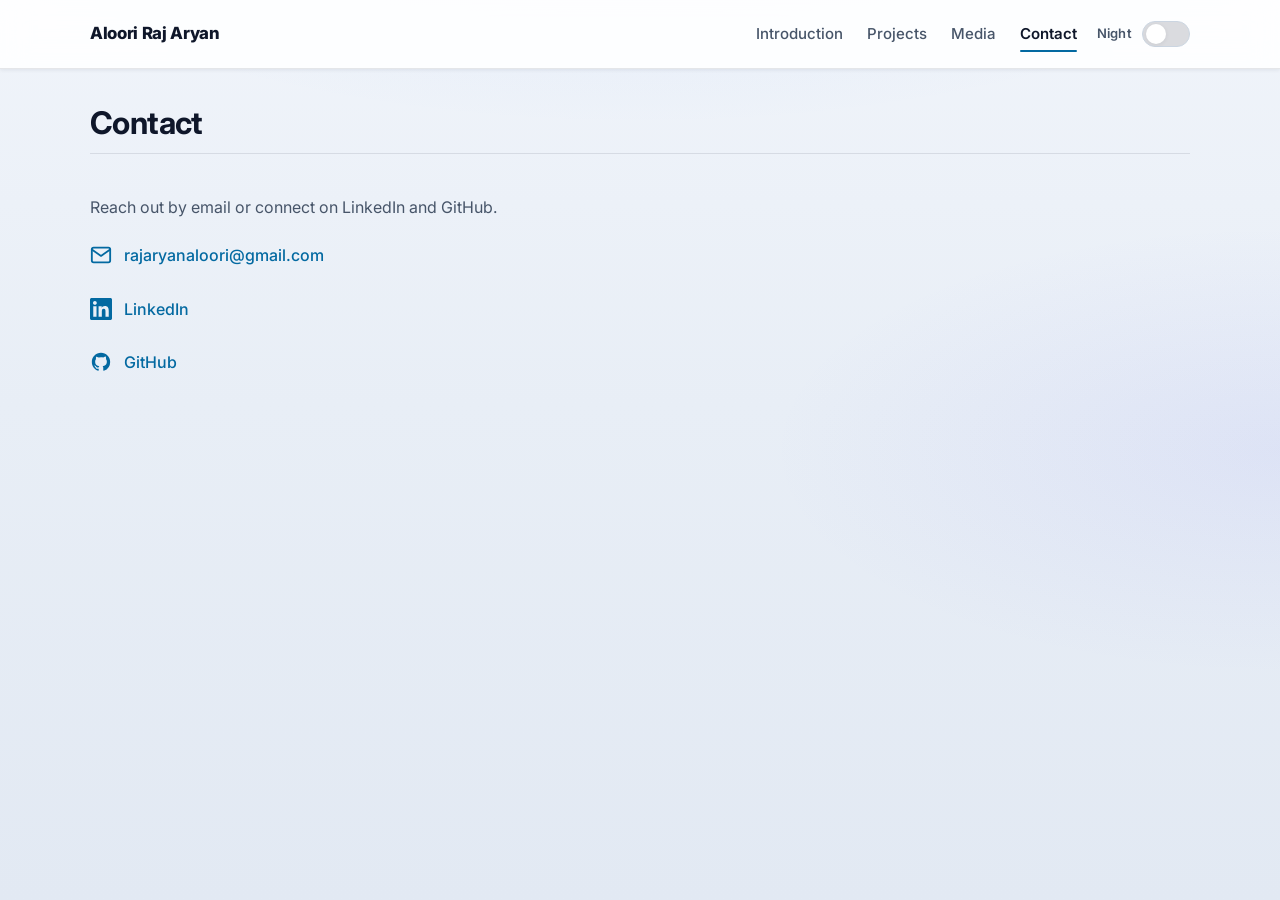
<file: contact.html>
<!doctype html>
<html lang="en">
  <head>
    <meta charset="UTF-8" />
    <meta name="viewport" content="width=device-width, initial-scale=1.0" />
    <title>Contact | Aloori Raj Aryan</title>
    <meta name="description" content="Contact — Aloori Raj Aryan portfolio." />
    <link rel="preconnect" href="https://fonts.googleapis.com" />
    <link rel="preconnect" href="https://fonts.gstatic.com" crossorigin />
    <link
      href="https://fonts.googleapis.com/css2?family=Inter:wght@400;500;700;800&display=swap"
      rel="stylesheet"
    />
    <link rel="stylesheet" href="./styles.css" />
    <script>
      (function () {
        try {
          var k = "portfolio-theme";
          var s = localStorage.getItem(k);
          if (s === "light" || s === "dark") {
            document.documentElement.setAttribute("data-theme", s);
          } else {
            document.documentElement.setAttribute("data-theme", "light");
          }
        } catch (e) {
          document.documentElement.setAttribute("data-theme", "light");
        }
      })();
    </script>
  </head>
  <body>
    <header class="site-header">
      <div class="container nav-wrap">
        <a class="brand" href="./index.html">Aloori Raj Aryan</a>
        <nav class="nav">
          <a href="./index.html">Introduction</a>
          <a href="./projects.html">Projects</a>
          <a href="./media.html">Media</a>
          <a href="./contact.html" aria-current="page">Contact</a>
        </nav>
        <div class="header-end">
          <label class="theme-switch">
            <span class="theme-switch__label">Night</span>
            <span class="theme-switch__wrap">
              <input
                type="checkbox"
                class="theme-switch__input"
                id="theme-switch-input"
                role="switch"
                aria-checked="false"
                aria-label="Night mode"
              />
              <span class="theme-switch__track" aria-hidden="true">
                <span class="theme-switch__thumb"></span>
              </span>
            </span>
          </label>
          <button class="menu-btn" aria-label="Toggle menu">Menu</button>
        </div>
      </div>
    </header>

    <main>
      <section id="contact" class="section">
        <div class="container">
          <h2>Contact</h2>
          <p class="section-text">
            Reach out by email or connect on LinkedIn and GitHub.
          </p>
          <div class="contact-links">
            <a href="mailto:rajaryanaloori@gmail.com" class="contact-link">
              <span class="contact-link__icon" aria-hidden="true">
                <svg xmlns="http://www.w3.org/2000/svg" viewBox="0 0 24 24" fill="none" stroke="currentColor" stroke-width="2" stroke-linecap="round" stroke-linejoin="round">
                  <path d="M4 4h16c1.1 0 2 .9 2 2v12c0 1.1-.9 2-2 2H4c-1.1 0-2-.9-2-2V6c0-1.1.9-2 2-2z" />
                  <polyline points="22,6 12,13 2,6" />
                </svg>
              </span>
              <span class="contact-link__text">rajaryanaloori@gmail.com</span>
            </a>
            <a
              href="https://www.linkedin.com/in/aloori-raj-aryan-b364081b4/"
              target="_blank"
              rel="noopener noreferrer"
              class="contact-link"
            >
              <span class="contact-link__icon" aria-hidden="true">
                <svg xmlns="http://www.w3.org/2000/svg" viewBox="0 0 24 24" fill="currentColor" aria-hidden="true">
                  <path d="M20.447 20.452h-3.554v-5.569c0-1.328-.027-3.037-1.852-3.037-1.853 0-2.136 1.445-2.136 2.939v5.667H9.351V9h3.414v1.561h.046c.477-.9 1.637-1.85 3.37-1.85 3.601 0 4.267 2.37 4.267 5.455v6.286zM5.337 7.433c-1.144 0-2.063-.926-2.063-2.065 0-1.138.92-2.063 2.063-2.063 1.14 0 2.064.925 2.064 2.063 0 1.139-.925 2.065-2.064 2.065zm1.782 13.019H3.555V9h3.564v11.452zM22.225 0H1.771C.792 0 0 .774 0 1.729v20.542C0 23.227.792 24 1.771 24h20.451C23.2 24 24 23.227 24 22.271V1.729C24 .774 23.2 0 22.222 0h.003z" />
                </svg>
              </span>
              <span class="contact-link__text">LinkedIn</span>
            </a>
            <a
              href="https://github.com/Aloori-Raj-Aryan"
              target="_blank"
              rel="noopener noreferrer"
              class="contact-link"
            >
              <span class="contact-link__icon" aria-hidden="true">
                <svg xmlns="http://www.w3.org/2000/svg" viewBox="0 0 24 24" fill="currentColor" aria-hidden="true">
                  <path fill-rule="evenodd" d="M12 2C6.477 2 2 6.484 2 12.02c0 4.428 2.865 8.18 6.839 9.504.5.092.682-.217.682-.483 0-.237-.008-.866-.013-1.7-2.782.605-3.369-1.343-3.369-1.343-.454-1.158-1.11-1.466-1.11-1.466-.908-.62.069-.608.069-.608 1.003.07 1.531 1.032 1.531 1.032.892 1.53 2.341 1.088 2.91.832.092-.647.35-1.088.636-1.338-2.22-.253-4.555-1.113-4.555-4.951 0-1.093.39-1.988 1.031-2.688-.103-.253-.446-1.272.098-2.65 0 0 .84-.27 2.75 1.026A9.564 9.564 0 0112 6.844c.85.004 1.705.115 2.504.337 1.909-1.296 2.747-1.027 2.747-1.027.546 1.379.202 2.398.1 2.651.64.7 1.028 1.595 1.028 2.688 0 3.848-2.339 4.695-4.566 4.943.359.309.678.92.678 1.855 0 1.338-.012 2.419-.012 2.747 0 .268.18.58.688.482A10.019 10.019 0 0022 12.02C22 6.484 17.522 2 12 2z" clip-rule="evenodd" />
                </svg>
              </span>
              <span class="contact-link__text">GitHub</span>
            </a>
          </div>
        </div>
      </section>
    </main>

    <script src="./script.js"></script>
  </body>
</html>
</file>
<file: styles.css>
:root {
  --bg: #0a0e18;
  --bg-mid: #0f1524;
  --bg-deep: #0c1220;
  --panel: #151c2d;
  --text: #e8ecf3;
  --muted: #9aa6b8;
  --primary: #6bb8ff;
  --primary-hover: #8bc9ff;
  --primary-muted: rgba(107, 184, 255, 0.14);
  --primary-glow: rgba(107, 184, 255, 0.08);
  --border: rgba(255, 255, 255, 0.1);
  --border-strong: #2b3a52;
  --section-divider: rgba(255, 255, 255, 0.04);
  --grad-spot-a: rgba(107, 184, 255, 0.09);
  --grad-spot-b: rgba(91, 110, 180, 0.06);
  --header-bg: rgba(10, 14, 24, 0.82);
  --intro-photo-bg: rgba(21, 28, 45, 0.5);
  --card-bg: linear-gradient(165deg, rgba(22, 30, 48, 0.95) 0%, rgba(15, 21, 36, 0.98) 100%);
  --code-bg: rgba(107, 184, 255, 0.1);
  --code-border: rgba(107, 184, 255, 0.2);
  --btn-primary-fg: #061018;
  --btn-primary-shadow: rgba(107, 184, 255, 0.35);
  --btn-ghost-bg: rgba(255, 255, 255, 0.03);
  --card-hover-border: rgba(107, 184, 255, 0.22);
  --card-hover-ring: rgba(107, 184, 255, 0.06);
  --video-border: rgba(255, 255, 255, 0.08);
  --contact-underline: rgba(107, 184, 255, 0.5);
  --nav-mobile-bg: rgba(17, 25, 43, 0.96);
  --nav-row-hover: rgba(255, 255, 255, 0.06);
  --menu-btn-bg: rgba(255, 255, 255, 0.04);
  --menu-btn-hover-bg: rgba(255, 255, 255, 0.08);
  --menu-btn-hover-border: rgba(255, 255, 255, 0.15);
  --switch-track-off: rgba(255, 255, 255, 0.12);
  --switch-thumb: #f1f5f9;
  --max-width: 1100px;
  --radius-sm: 10px;
  --radius-md: 14px;
  --radius-lg: 18px;
  --shadow-sm: 0 2px 8px rgba(0, 0, 0, 0.35);
  --shadow-md: 0 8px 32px rgba(0, 0, 0, 0.45);
  --shadow-glow: 0 0 0 1px rgba(107, 184, 255, 0.12);
  --ease-out: cubic-bezier(0.33, 1, 0.68, 1);
}

[data-theme="light"] {
  --bg: #f0f4fa;
  --bg-mid: #e8eef6;
  --bg-deep: #e2e9f3;
  --panel: #ffffff;
  --text: #0f172a;
  --muted: #475569;
  --primary: #0369a1;
  --primary-hover: #0284c7;
  --primary-muted: rgba(3, 105, 161, 0.12);
  --primary-glow: rgba(3, 105, 161, 0.1);
  --border: rgba(15, 23, 42, 0.1);
  --border-strong: #cbd5e1;
  --section-divider: rgba(15, 23, 42, 0.06);
  --grad-spot-a: rgba(59, 130, 246, 0.14);
  --grad-spot-b: rgba(99, 102, 241, 0.08);
  --header-bg: rgba(255, 255, 255, 0.88);
  --intro-photo-bg: rgba(241, 245, 249, 0.95);
  --card-bg: linear-gradient(165deg, #ffffff 0%, #f8fafc 100%);
  --code-bg: rgba(3, 105, 161, 0.08);
  --code-border: rgba(3, 105, 161, 0.2);
  --btn-primary-fg: #f8fafc;
  --btn-primary-shadow: rgba(3, 105, 161, 0.35);
  --btn-ghost-bg: rgba(15, 23, 42, 0.04);
  --card-hover-border: rgba(3, 105, 161, 0.28);
  --card-hover-ring: rgba(3, 105, 161, 0.08);
  --video-border: rgba(15, 23, 42, 0.1);
  --contact-underline: rgba(3, 105, 161, 0.45);
  --nav-mobile-bg: rgba(255, 255, 255, 0.96);
  --nav-row-hover: rgba(15, 23, 42, 0.06);
  --menu-btn-bg: rgba(15, 23, 42, 0.05);
  --menu-btn-hover-bg: rgba(15, 23, 42, 0.09);
  --menu-btn-hover-border: rgba(15, 23, 42, 0.18);
  --switch-track-off: rgba(15, 23, 42, 0.15);
  --switch-thumb: #ffffff;
  --shadow-sm: 0 1px 4px rgba(15, 23, 42, 0.08);
  --shadow-md: 0 12px 40px rgba(15, 23, 42, 0.12);
  --shadow-glow: 0 0 0 1px rgba(3, 105, 161, 0.12);
}

* {
  box-sizing: border-box;
}

html {
  color-scheme: dark;
}

html[data-theme="light"] {
  color-scheme: light;
}

html,
body {
  margin: 0;
  padding: 0;
  font-family: "Inter", system-ui, -apple-system, sans-serif;
  font-size: 16px;
  line-height: 1.65;
  background-color: var(--bg);
  background-image:
    radial-gradient(ellipse 120% 80% at 50% -30%, var(--grad-spot-a), transparent 55%),
    radial-gradient(ellipse 80% 50% at 100% 50%, var(--grad-spot-b), transparent 50%),
    linear-gradient(180deg, var(--bg) 0%, var(--bg-mid) 45%, var(--bg-deep) 100%);
  background-attachment: fixed;
  color: var(--text);
  scroll-behavior: smooth;
  -webkit-font-smoothing: antialiased;
  text-rendering: optimizeLegibility;
  height: 100vh;
  overflow: hidden;
}

::selection {
  background: var(--primary-muted);
  color: var(--text);
}

img,
video {
  display: block;
  width: 100%;
  border-radius: var(--radius-md);
}

a {
  color: inherit;
}

.container {
  width: min(var(--max-width), 92%);
  margin: 0 auto;
}

.section {
  padding: clamp(56px, 8vw, 88px) 0;
  position: relative;
}

.section + .section {
  border-top: 1px solid var(--section-divider);
}

main > section:first-child {
  padding-top: clamp(24px, 3vw, 36px);
}

.site-header {
  position: sticky;
  top: 0;
  z-index: 20;
  backdrop-filter: blur(14px);
  -webkit-backdrop-filter: blur(14px);
  background: var(--header-bg);
  border-bottom: 1px solid var(--border);
  box-shadow: var(--shadow-sm);
}

.nav-wrap {
  display: flex;
  align-items: center;
  gap: clamp(12px, 2vw, 20px);
  min-height: 68px;
  flex-wrap: wrap;
}

.header-end {
  display: flex;
  align-items: center;
  gap: 10px;
  flex-shrink: 0;
}

.theme-switch {
  display: inline-flex;
  align-items: center;
  gap: 10px;
  cursor: pointer;
  user-select: none;
  font-size: 0.8125rem;
  font-weight: 600;
  color: var(--muted);
  letter-spacing: 0.02em;
}

.theme-switch:hover {
  color: var(--text);
}

.theme-switch__wrap {
  position: relative;
  display: inline-block;
  width: 48px;
  height: 26px;
  flex-shrink: 0;
}

.theme-switch__input {
  position: absolute;
  inset: 0;
  z-index: 2;
  width: 100%;
  height: 100%;
  margin: 0;
  opacity: 0;
  cursor: pointer;
}

.theme-switch__track {
  position: absolute;
  inset: 0;
  border-radius: 999px;
  background: var(--switch-track-off);
  border: 1px solid var(--border-strong);
  transition:
    background 0.25s var(--ease-out),
    border-color 0.25s var(--ease-out),
    box-shadow 0.25s var(--ease-out);
  pointer-events: none;
}

.theme-switch__thumb {
  position: absolute;
  top: 2px;
  left: 3px;
  width: 20px;
  height: 20px;
  border-radius: 50%;
  background: var(--switch-thumb);
  box-shadow: var(--shadow-sm);
  transition: transform 0.25s var(--ease-out);
  pointer-events: none;
}

.theme-switch__input:focus-visible ~ .theme-switch__track {
  outline: 2px solid var(--primary);
  outline-offset: 3px;
}

.theme-switch__input:checked ~ .theme-switch__track {
  background: var(--primary);
  border-color: var(--primary);
  box-shadow: 0 0 0 1px var(--primary-muted);
}

.theme-switch__input:checked ~ .theme-switch__track .theme-switch__thumb {
  transform: translateX(20px);
  background: #fff;
  box-shadow: 0 1px 4px rgba(0, 0, 0, 0.22);
}

.brand {
  text-decoration: none;
  font-weight: 800;
  font-size: 1.05rem;
  letter-spacing: -0.02em;
  color: var(--text);
  transition: color 0.2s var(--ease-out);
}

.brand:hover {
  color: var(--primary);
}

.nav {
  display: flex;
  flex: 1;
  justify-content: flex-end;
  gap: 8px 24px;
  flex-wrap: wrap;
  align-items: center;
  min-width: 0;
}

.nav a {
  text-decoration: none;
  color: var(--muted);
  font-size: 0.94rem;
  font-weight: 500;
  padding: 6px 0;
  position: relative;
  transition: color 0.2s var(--ease-out);
}

.nav a::after {
  content: "";
  position: absolute;
  left: 0;
  bottom: 0;
  width: 100%;
  height: 2px;
  background: var(--primary);
  border-radius: 2px;
  transform: scaleX(0);
  transform-origin: right;
  transition: transform 0.25s var(--ease-out);
}

.nav a:hover {
  color: var(--text);
}

.nav a[aria-current="page"] {
  color: var(--text);
  font-weight: 600;
}

.nav a[aria-current="page"]::after {
  transform: scaleX(1);
  transform-origin: left;
}

.nav a:hover::after {
  transform: scaleX(1);
  transform-origin: left;
}

.menu-btn {
  display: none;
  background: var(--menu-btn-bg);
  color: var(--text);
  border: 1px solid var(--border-strong);
  padding: 8px 14px;
  border-radius: var(--radius-sm);
  cursor: pointer;
  font-weight: 500;
  transition: background 0.2s, border-color 0.2s;
}

.menu-btn:hover {
  background: var(--menu-btn-hover-bg);
  border-color: var(--menu-btn-hover-border);
}

.hero-inner {
  max-width: 70ch;
}

.intro-split {
  display: grid;
  grid-template-columns: minmax(0, 1fr) minmax(0, 1.35fr);
  gap: clamp(28px, 4vw, 48px);
  align-items: center;
}

.intro-photo {
  min-width: 0;
  border-radius: var(--radius-lg);
  overflow: hidden;
  border: 1px solid var(--border);
  background: var(--intro-photo-bg);
  box-shadow: var(--shadow-md), var(--shadow-glow);
  transition: box-shadow 0.35s var(--ease-out), transform 0.35s var(--ease-out);
}

.intro-photo:hover {
  box-shadow: var(--shadow-md), 0 0 40px var(--primary-glow);
}

.intro-photo img {
  border-radius: 0;
  aspect-ratio: 4 / 5;
  object-fit: cover;
  min-height: 220px;
}

.intro-copy {
  min-width: 0;
  padding-top: 4px;
  text-align: center;
}

.intro-copy .section-text {
  max-width: none;
}

.intro-copy h2 {
  font-size: clamp(1.6rem, 3vw, 2rem);
  letter-spacing: -0.03em;
  margin-bottom: 1.25rem;
  padding-bottom: 0.85rem;
  border-bottom: 1px solid var(--border);
  position: relative;
}

.intro-copy h2::after {
  content: "";
  position: absolute;
  left: 0;
  bottom: -1px;
  width: 48px;
  height: 2px;
  background: linear-gradient(90deg, var(--primary), transparent);
  border-radius: 2px;
}

.kicker {
  color: var(--primary);
  margin: 0 0 10px;
  font-weight: 600;
}

h1,
h2,
h3 {
  margin-top: 0;
  line-height: 1.2;
  letter-spacing: -0.02em;
}

h1 {
  font-size: clamp(2rem, 4.5vw, 3.4rem);
  margin-bottom: 14px;
  font-weight: 800;
}

h2 {
  font-size: clamp(1.45rem, 2.8vw, 1.95rem);
  margin-bottom: 1.25rem;
  font-weight: 700;
  color: var(--text);
}

main .section:not(#introduction) > .container > h2 {
  display: inline-block;
  margin-bottom: 1.5rem;
  padding-bottom: 0.65rem;
  border-bottom: 1px solid var(--border);
  width: 100%;
  max-width: 100%;
}

h3 {
  font-size: 1.05rem;
  font-weight: 600;
  color: var(--text);
}

.lead,
.section-text {
  color: var(--muted);
  max-width: 65ch;
}

.section-text code {
  font-family: ui-monospace, "Cascadia Code", "Segoe UI Mono", monospace;
  font-size: 0.88em;
  padding: 0.15em 0.45em;
  background: var(--code-bg);
  border: 1px solid var(--code-border);
  border-radius: 6px;
  color: var(--primary-hover);
}

.hero-actions {
  margin-top: 22px;
  display: flex;
  gap: 12px;
  flex-wrap: wrap;
}

.btn {
  display: inline-flex;
  align-items: center;
  justify-content: center;
  padding: 11px 20px;
  border-radius: var(--radius-sm);
  text-decoration: none;
  font-weight: 600;
  font-size: 0.95rem;
  transition: transform 0.2s var(--ease-out), box-shadow 0.2s, background 0.2s, border-color 0.2s;
}

.btn:focus-visible {
  outline: 2px solid var(--primary);
  outline-offset: 3px;
}

.btn-primary {
  background: linear-gradient(180deg, var(--primary-hover) 0%, var(--primary) 100%);
  color: var(--btn-primary-fg);
  box-shadow: 0 2px 12px var(--btn-primary-shadow);
}

.btn-primary:hover {
  transform: translateY(-1px);
  box-shadow: 0 6px 20px var(--btn-primary-shadow);
}

.btn-primary:active {
  transform: translateY(0);
}

.btn-ghost {
  border: 1px solid var(--border-strong);
  background: var(--btn-ghost-bg);
  color: var(--text);
}

.btn-ghost:hover {
  border-color: var(--primary);
  background: var(--primary-muted);
  color: var(--text);
}

.cards-grid {
  display: grid;
  grid-template-columns: repeat(3, minmax(0, 1fr));
  gap: 22px;
}

.card {
  background: var(--card-bg);
  border: 1px solid var(--border);
  border-radius: var(--radius-md);
  overflow: hidden;
  box-shadow: var(--shadow-sm);
  transition: transform 0.3s var(--ease-out), box-shadow 0.3s var(--ease-out), border-color 0.3s;
}

.card:hover {
  transform: translateY(-4px);
  border-color: var(--card-hover-border);
  box-shadow: var(--shadow-md), 0 0 0 1px var(--card-hover-ring);
}

.card-body {
  padding: 18px 18px;
}

.card-body p {
  color: var(--muted);
  line-height: 1.6;
}

.card-body a {
  color: var(--primary);
  text-decoration: none;
  font-weight: 500;
  transition: color 0.2s;
}

.card-body a:hover {
  color: var(--primary-hover);
  text-decoration: underline;
  text-underline-offset: 3px;
}

.project-title {
  display: inline-flex;
  align-items: center;
  gap: 0.75rem;
  flex-wrap: wrap;
}

.watch-demo-link {
  display: inline-flex;
  align-items: center;
  justify-content: center;
  gap: 0.35rem;
  min-height: 2.1rem;
  font-size: 0.92rem;
  font-weight: 600;
  color: var(--primary);
  text-decoration: none;
  background: rgba(59, 130, 246, 0.1);
  border: 1px solid rgba(59, 130, 246, 0.2);
  padding: 0.4rem 0.9rem;
  border-radius: 999px;
  transition: background 0.2s, border-color 0.2s, color 0.2s, transform 0.2s;
}

.watch-demo-link:hover,
.watch-demo-link:focus-visible {
  background: rgba(59, 130, 246, 0.18);
  border-color: rgba(59, 130, 246, 0.45);
  color: var(--primary-hover);
  text-decoration: none;
}

.watch-demo-link:focus-visible {
  outline: 2px solid rgba(59, 130, 246, 0.35);
  outline-offset: 3px;
}

.project-card video {
  border: 1px solid var(--video-border);
}

.card-body h3 {
  margin-bottom: 8px;
}

.card-body p {
  margin: 0;
}

.card-body p + * {
  margin-top: 12px;
}

.video-card {
  padding: 14px;
  margin-top: 8px;
}

.contact-links {
  display: flex;
  flex-direction: column;
  align-items: flex-start;
  gap: 14px;
  margin-top: 12px;
}

.contact-link {
  display: inline-flex;
  align-items: center;
  gap: 12px;
  color: var(--primary);
  text-decoration: none;
  font-weight: 500;
  padding: 6px 0;
  border-bottom: 1px solid transparent;
  transition: color 0.2s, border-color 0.2s;
}

.contact-link__icon {
  display: flex;
  flex-shrink: 0;
  color: var(--primary);
  transition: color 0.2s;
}

.contact-link__icon svg {
  width: 22px;
  height: 22px;
  display: block;
}

.contact-link:hover {
  color: var(--primary-hover);
  border-bottom-color: var(--contact-underline);
}

.contact-link:hover .contact-link__icon {
  color: var(--primary-hover);
}

.site-footer {
  border-top: 1px solid var(--border);
  padding: 28px 0 32px;
  color: var(--muted);
  font-size: 0.9rem;
  text-align: center;
}

.site-footer p {
  margin: 0;
  opacity: 0.9;
}

.hidden {
  display: none !important;
}

.intro-split--no-photo {
  grid-template-columns: 1fr;
}

.intro-split--no-photo .intro-photo {
  display: none;
}

#intro-hero-image:not([src]),
#intro-hero-image[src=""] {
  display: none;
}

.intro-body p {
  margin: 0 0 1.15em;
  color: var(--muted);
  font-size: 1.02rem;
  line-height: 1.75;
}

.intro-body p:last-child {
  margin-bottom: 0;
}

#introduction-error {
  margin-top: 1rem;
  padding: 12px 16px;
  border-radius: var(--radius-sm);
  background: rgba(220, 80, 80, 0.12);
  border: 1px solid rgba(220, 80, 80, 0.35);
  color: #f0b4b4;
  max-width: none;
}

@media (max-width: 900px) {
  .intro-split:not(.intro-split--no-photo) {
    grid-template-columns: 1fr;
  }

  .intro-photo img {
    max-height: 420px;
    aspect-ratio: 16 / 10;
    object-fit: cover;
  }

  .cards-grid {
    grid-template-columns: 1fr 1fr;
  }
}

@media (max-width: 680px) {
  .menu-btn {
    display: inline-flex;
  }

  .nav {
    flex: none;
    justify-content: flex-start;
    position: absolute;
    right: 4%;
    top: 72px;
    width: 220px;
    background: var(--nav-mobile-bg);
    border: 1px solid var(--border-strong);
    border-radius: var(--radius-md);
    padding: 12px;
    flex-direction: column;
    gap: 4px;
    display: none;
    box-shadow: var(--shadow-md);
  }

  .nav a::after {
    display: none;
  }

  .nav a {
    padding: 10px 12px;
    border-radius: 8px;
  }

  .nav a:hover {
    background: var(--nav-row-hover);
  }

  .nav.open {
    display: flex;
  }

  .cards-grid {
    grid-template-columns: 1fr;
  }
}
</file>
